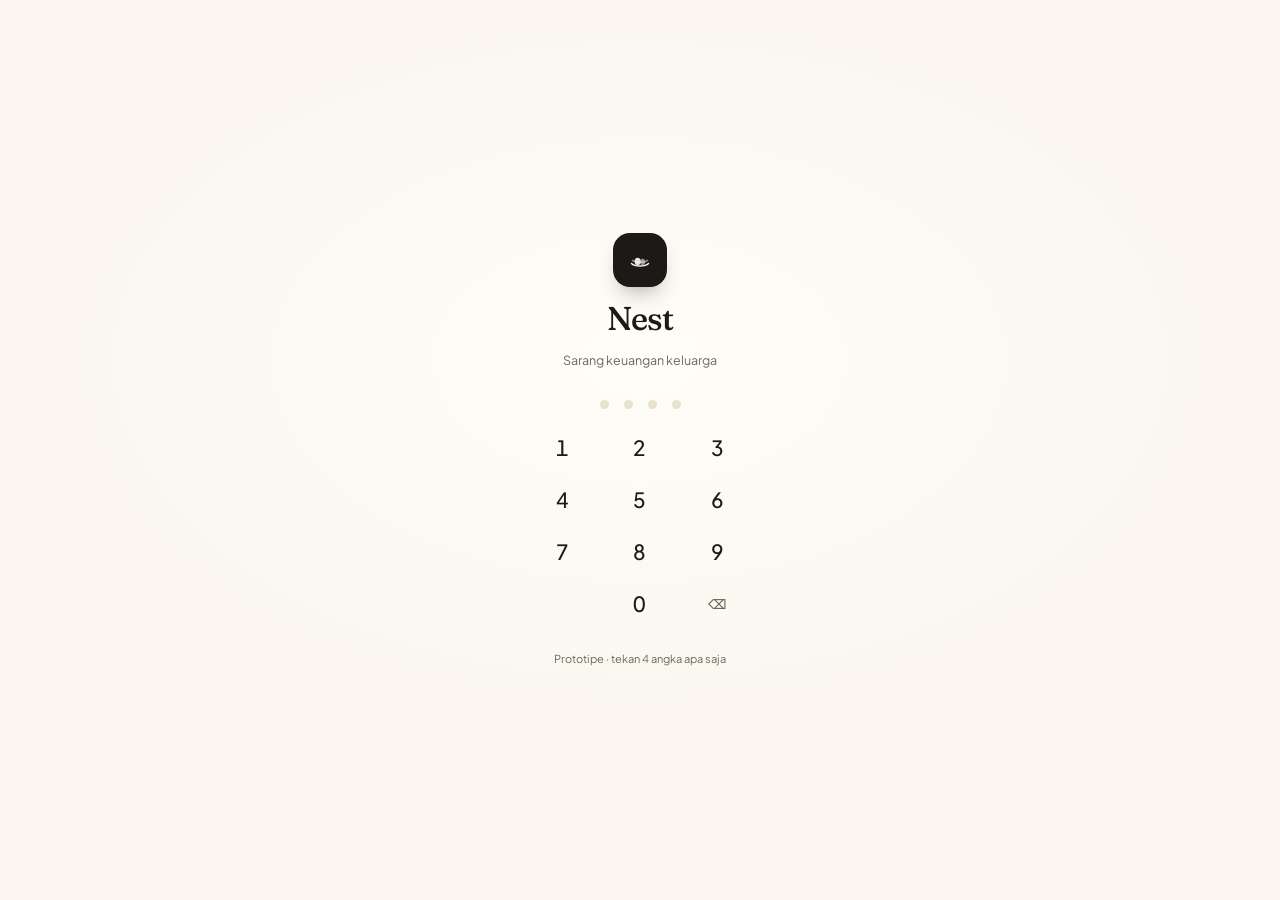
<file: index.html>
<!doctype html>
<html lang="id">
  <head>
    <meta charset="utf-8" />
    <meta name="viewport" content="width=device-width, initial-scale=1, viewport-fit=cover" />
    <meta name="theme-color" content="#faf6ef" />
    <meta
      name="description"
      content="Nest — sarang keuangan keluarga. Catat sekali, lihat sisa uang, sisa anggaran, dan kekayaan bersih."
    />
    <meta name="apple-mobile-web-app-title" content="Nest" />
    <title>Nest — sarang keuangan keluarga</title>

    <link
      rel="icon"
      href="data:image/svg+xml,%3Csvg xmlns='http://www.w3.org/2000/svg' viewBox='0 0 32 32'%3E%3Crect width='32' height='32' rx='8' fill='%233f6b4c'/%3E%3Cellipse cx='12.5' cy='19' rx='4.2' ry='5' fill='%23f6eeda'/%3E%3Cellipse cx='20' cy='19.5' rx='3.8' ry='4.4' fill='%23e8d9b4'/%3E%3Cpath d='M5 21c4 4 18 4 22 0' stroke='%23faf6ef' stroke-width='1.8' fill='none' stroke-linecap='round'/%3E%3C/svg%3E"
    />

    <link rel="preconnect" href="https://fonts.googleapis.com" />
    <link rel="preconnect" href="https://fonts.gstatic.com" crossorigin />
    <link
      href="https://fonts.googleapis.com/css2?family=Fraunces:opsz,wght@9..144,400;9..144,500;9..144,600&family=Plus+Jakarta+Sans:wght@400;500;600;700&display=swap"
      rel="stylesheet"
    />
    <link rel="stylesheet" href="style.css" />
  </head>
  <body>
    <div class="shell">
      <aside class="side" id="side"></aside>

      <div class="main">
        <div class="scroll" id="scroll"></div>
      </div>

      <div class="tabbar" id="tabbar"></div>

      <button class="fab" id="fab" aria-label="Catat transaksi">
        <svg width="23" height="23" viewBox="0 0 24 24" fill="none" stroke="currentColor" stroke-width="1.9" stroke-linecap="round">
          <path d="M12 5.5v13M5.5 12h13" />
        </svg>
      </button>

      <div class="scrim" id="scrim"></div>
      <div class="sheet" id="sheet"></div>
      <div class="toast" id="toast"></div>

      <div class="login" id="login"></div>
    </div>

    <script src="config.js"></script>
    <script src="api.js"></script>
    <script src="data.js"></script>
    <script src="app.js"></script>
  </body>
</html>
</file>
<file: style.css>
/* ==========================================================================
   Tandur — prototipe UI/UX
   Palet kertas + tinta. Tanpa gradien ungu, tanpa glassmorphism.
   ========================================================================== */

*,
*::before,
*::after {
  box-sizing: border-box;
  -webkit-tap-highlight-color: transparent;
}

:root {
  --paper: #faf6ef;
  --paper-2: #f2ece0;
  --paper-3: #ebe3d4;
  --card: #fffdf8;
  --ink: #1c1a16;
  --ink-2: #46413a;
  --muted: #6e6759;
  --line: #e8e0d1;
  --line-2: #f1eadd;

  --moss: #3f6b4c;
  --moss-2: #e6efe5;
  --clay: #a54d34;
  --clay-2: #f7e8e2;
  --gold: #7d5c15;
  --gold-2: #f6eeda;

  --r: 20px;
  --r-sm: 13px;
  --r-xs: 9px;

  --ease: cubic-bezier(0.22, 1, 0.36, 1);
  --ease-out: cubic-bezier(0.16, 1, 0.3, 1);
  --shadow: 0 1px 2px rgba(28, 26, 22, 0.04), 0 10px 26px -16px rgba(28, 26, 22, 0.18);
}

html,
body {
  margin: 0;
  padding: 0;
  height: 100%;
}

body {
  display: flex;
  justify-content: center;
  align-items: center;
  min-height: 100dvh;
  background: #ece5d8;
  background-image: radial-gradient(120% 80% at 50% 0%, #f3ecdf 0%, #e7dfd0 100%);
  color: var(--ink);
  font-family: "Plus Jakarta Sans", system-ui, -apple-system, "Segoe UI", sans-serif;
  font-size: 14px;
  line-height: 1.45;
  -webkit-font-smoothing: antialiased;
}

button {
  font: inherit;
  color: inherit;
  border: 0;
  background: none;
  cursor: pointer;
}

input {
  font: inherit;
  color: inherit;
  border: 0;
  background: none;
  outline: none;
}

/* ---------------------------------------------------------------- shell -- */

.shell {
  position: relative;
  display: flex;
  flex-direction: column;
  width: min(100%, 464px);
  height: 100dvh;
  overflow: hidden;
  background: var(--paper);
}

@media (min-width: 520px) {
  .shell {
    height: min(908px, calc(100dvh - 40px));
    border-radius: 34px;
    box-shadow:
      0 40px 90px -50px rgba(28, 26, 22, 0.5),
      0 0 0 1px rgba(28, 26, 22, 0.06);
  }
}

.scroll {
  flex: 1;
  overflow-x: hidden;
  overflow-y: auto;
  overscroll-behavior: contain;
  padding: 0 0 132px;
  scrollbar-width: none;
}

.scroll::-webkit-scrollbar {
  display: none;
}

/* ------------------------------------------------------------ typography -- */

.display {
  font-family: Fraunces, "Iowan Old Style", Georgia, serif;
  font-weight: 500;
  font-variation-settings: "SOFT" 40, "WONK" 0;
  letter-spacing: -0.015em;
  line-height: 1.08;
}

.num {
  font-variant-numeric: tabular-nums;
  font-feature-settings: "tnum" 1;
}

.eyebrow {
  font-size: 10.5px;
  font-weight: 600;
  letter-spacing: 0.13em;
  text-transform: uppercase;
  color: var(--muted);
}

.muted {
  color: var(--muted);
}

.neg {
  color: var(--clay);
}

.pos {
  color: var(--moss);
}

/* ----------------------------------------------------------------- login -- */

.login {
  position: absolute;
  inset: 0;
  z-index: 40;
  display: flex;
  flex-direction: column;
  padding: 0 28px calc(24px + env(safe-area-inset-bottom));
  background: var(--paper);
  background-image: radial-gradient(90% 55% at 50% 0%, #fffdf8 0%, var(--paper) 60%);
  transition:
    opacity 0.42s var(--ease),
    transform 0.5s var(--ease),
    filter 0.4s var(--ease);
}

.login.gone {
  opacity: 0;
  transform: scale(1.04);
  filter: blur(6px);
  pointer-events: none;
}

.brand {
  display: flex;
  flex-direction: column;
  align-items: center;
  gap: 14px;
  padding-top: clamp(48px, 14vh, 112px);
  text-align: center;
}

.mark {
  display: grid;
  place-items: center;
  width: 54px;
  height: 54px;
  border-radius: 17px;
  background: var(--ink);
  color: var(--paper);
  box-shadow: 0 12px 26px -14px rgba(28, 26, 22, 0.7);
  animation: markIn 0.7s var(--ease) both;
}

.brand h1 {
  margin: 0;
  font-size: 33px;
  letter-spacing: -0.02em;
}

.brand p {
  margin: 0;
  max-width: 250px;
  color: var(--muted);
  font-size: 12.5px;
  line-height: 1.6;
}

.pin {
  display: flex;
  justify-content: center;
  gap: 15px;
  margin: 34px 0 6px;
}

.pin i {
  width: 9px;
  height: 9px;
  border-radius: 50%;
  background: var(--line);
  transition:
    background 0.24s var(--ease),
    transform 0.34s var(--ease);
}

.pin i.on {
  background: var(--ink);
  transform: scale(1.28);
}

.pin.shake {
  animation: shake 0.42s ease-in-out;
}

.login .keypad {
  margin-top: auto;
}

.login-note {
  margin: 18px 0 0;
  text-align: center;
  font-size: 11px;
  color: var(--muted);
}

/* ---------------------------------------------------------------- topbar -- */

.topbar {
  display: flex;
  align-items: center;
  justify-content: space-between;
  gap: 12px;
  padding: calc(18px + env(safe-area-inset-top)) 20px 4px;
}

.topbar .hi {
  font-size: 12px;
  color: var(--muted);
}

.topbar .who {
  font-size: 15px;
  font-weight: 600;
  letter-spacing: -0.01em;
}

.avatar {
  display: grid;
  place-items: center;
  width: 38px;
  height: 38px;
  border-radius: 50%;
  background: var(--paper-3);
  color: var(--ink-2);
  font-size: 13px;
  font-weight: 600;
  transition: transform 0.3s var(--ease);
}

.avatar:active {
  transform: scale(0.92);
}

.screen-head {
  display: flex;
  align-items: flex-end;
  justify-content: space-between;
  gap: 12px;
  padding: calc(22px + env(safe-area-inset-top)) 20px 8px;
}

.screen-head h1 {
  margin: 0;
  font-size: 25px;
}

/* --------------------------------------------------------- period toggle -- */

.period {
  display: flex;
  align-items: center;
  gap: 10px;
  margin: 14px 0 0;
}

.seg {
  position: relative;
  display: grid;
  grid-auto-flow: column;
  grid-auto-columns: 1fr;
  gap: 0;
  padding: 3px;
  border-radius: 999px;
  background: var(--paper-2);
  border: 1px solid var(--line);
}

.seg .thumb {
  position: absolute;
  top: 3px;
  left: 3px;
  width: calc((100% - 6px) / var(--n, 2));
  height: calc(100% - 6px);
  border-radius: 999px;
  background: var(--card);
  box-shadow: 0 1px 3px rgba(28, 26, 22, 0.12);
  transform: translateX(calc(var(--i, 0) * 100%));
  transition: transform 0.42s var(--ease);
}

.seg button {
  position: relative;
  z-index: 1;
  padding: 6px 15px;
  font-size: 12px;
  font-weight: 600;
  color: var(--muted);
  transition: color 0.3s var(--ease);
  white-space: nowrap;
}

.seg button.on {
  color: var(--ink);
}

/* ------------------------------------------------------------------ hero -- */

.hero {
  position: relative;
  margin: 14px 0 0;
  padding: 20px 20px 16px;
  border-radius: 24px;
  background: var(--card);
  border: 1px solid var(--line);
  box-shadow: var(--shadow);
  overflow: hidden;
}

.hero::after {
  content: "";
  position: absolute;
  inset: auto -30% -70% auto;
  width: 220px;
  height: 220px;
  border-radius: 50%;
  background: radial-gradient(circle, rgba(63, 107, 76, 0.09), transparent 68%);
  pointer-events: none;
}

.hero .big {
  display: flex;
  align-items: baseline;
  gap: 6px;
  margin-top: 8px;
  font-size: 36px;
  line-height: 1.18;
}

.hero .big span.cur {
  font-family: "Plus Jakarta Sans", sans-serif;
  font-size: 15px;
  font-weight: 600;
  color: var(--muted);
  letter-spacing: 0;
}

.hero .sub {
  margin-top: 6px;
  font-size: 11.5px;
  color: var(--muted);
}

.hero-split {
  display: flex;
  gap: 8px;
  margin-top: 16px;
  padding-top: 14px;
  border-top: 1px dashed var(--line);
}

.hero-split > div {
  flex: 1;
  min-width: 0;
}

.hero-split .k {
  font-size: 10.5px;
  color: var(--muted);
  display: flex;
  align-items: center;
  gap: 5px;
}

.hero-split .v {
  margin-top: 3px;
  font-size: 14.5px;
  font-weight: 600;
}

.dot {
  width: 6px;
  height: 6px;
  border-radius: 50%;
  background: currentColor;
  flex: none;
}

/* -------------------------------------------------------------- quick act -- */

.quick {
  display: grid;
  grid-template-columns: repeat(4, 1fr);
  gap: 8px;
  margin-top: 14px;
}

.quick button {
  display: flex;
  flex-direction: column;
  align-items: center;
  gap: 7px;
  padding: 12px 4px 10px;
  border-radius: var(--r-sm);
  border: 1px solid var(--line);
  background: var(--card);
  font-size: 10.5px;
  font-weight: 600;
  color: var(--ink-2);
  transition:
    transform 0.22s var(--ease),
    background 0.22s var(--ease),
    border-color 0.22s var(--ease);
}

.quick button:active {
  transform: scale(0.95);
  background: var(--paper-2);
}

.quick svg {
  color: var(--ink);
}

/* --------------------------------------------------------------- section -- */

.section {
  margin-top: 26px;
}

.section-head {
  display: flex;
  align-items: baseline;
  justify-content: space-between;
  gap: 10px;
  margin-bottom: 11px;
}

.section-head h2 {
  margin: 0;
  font-size: 14px;
  font-weight: 700;
  letter-spacing: -0.01em;
}

.link {
  font-size: 11.5px;
  font-weight: 600;
  color: var(--muted);
  transition: color 0.2s var(--ease);
}

.link:active {
  color: var(--ink);
}

/* ----------------------------------------------------------------- budget -- */

.budget-row {
  padding: 13px 0;
  border-bottom: 1px solid var(--line-2);
}

.budget-row:last-child {
  border-bottom: 0;
}

.budget-row .top {
  display: flex;
  align-items: baseline;
  justify-content: space-between;
  gap: 10px;
}

.budget-row .name {
  display: flex;
  align-items: center;
  gap: 9px;
  font-size: 13px;
  font-weight: 600;
}

.budget-row .amt {
  font-size: 12px;
  color: var(--ink-2);
}

.bar {
  position: relative;
  height: 6px;
  margin-top: 9px;
  border-radius: 99px;
  background: var(--paper-3);
  overflow: hidden;
}

.bar i {
  display: block;
  height: 100%;
  width: 0;
  border-radius: 99px;
  background: var(--moss);
  transition: width 0.95s var(--ease);
}

.bar i.warn {
  background: var(--gold);
}

.bar i.over {
  background: var(--clay);
}

.budget-row .foot {
  display: flex;
  justify-content: space-between;
  margin-top: 6px;
  font-size: 11px;
  color: var(--muted);
}

.tag {
  display: inline-flex;
  align-items: center;
  gap: 4px;
  padding: 2px 7px;
  border-radius: 99px;
  font-size: 11px;
  font-weight: 600;
  background: var(--paper-2);
  color: var(--ink-2);
}

.tag.over {
  background: var(--clay-2);
  color: var(--clay);
}

.tag.warn {
  background: var(--gold-2);
  color: var(--gold);
}

/* ------------------------------------------------------------------ bills -- */

.bill {
  display: flex;
  align-items: center;
  gap: 12px;
  padding: 11px 0;
  border-bottom: 1px solid var(--line-2);
}

.bill:last-child {
  border-bottom: 0;
}

.bill .when {
  width: 42px;
  flex: none;
  text-align: center;
}

.bill .when b {
  display: block;
  font-size: 15px;
  font-weight: 700;
  letter-spacing: -0.02em;
}

.bill .when span {
  font-size: 10px;
  text-transform: uppercase;
  color: var(--muted);
  letter-spacing: 0.06em;
}

.bill .body {
  flex: 1;
  min-width: 0;
}

.bill .body b {
  display: block;
  font-size: 13px;
  font-weight: 600;
}

.bill .body span {
  font-size: 11px;
  color: var(--muted);
}

.bill .amt {
  font-size: 13px;
  font-weight: 600;
  font-variant-numeric: tabular-nums;
}

.bill.soon .when b {
  color: var(--clay);
}

/* ------------------------------------------------------------ tx list ---- */

.tx-day {
  margin-top: 18px;
}

.tx-day:first-child {
  margin-top: 4px;
}

.tx-day > .label {
  display: flex;
  justify-content: space-between;
  font-size: 10.5px;
  font-weight: 600;
  letter-spacing: 0.06em;
  text-transform: uppercase;
  color: var(--muted);
  padding: 0 2px 8px;
}

.tx {
  display: flex;
  align-items: center;
  gap: 12px;
  padding: 10px 0;
  border-bottom: 1px solid var(--line-2);
}

.tx:last-child {
  border-bottom: 0;
}

.ico {
  display: grid;
  place-items: center;
  width: 38px;
  height: 38px;
  flex: none;
  border-radius: 12px;
  font-size: 16px;
  background: var(--paper-2);
}

.ico.keluar {
  background: var(--clay-2);
}

.ico.masuk {
  background: var(--moss-2);
}

.ico.pindah {
  background: var(--gold-2);
}

.tx .body {
  flex: 1;
  min-width: 0;
}

.tx .body b {
  display: block;
  font-size: 13px;
  font-weight: 600;
  white-space: nowrap;
  overflow: hidden;
  text-overflow: ellipsis;
}

.tx .body span {
  font-size: 11px;
  color: var(--muted);
  white-space: nowrap;
  overflow: hidden;
  text-overflow: ellipsis;
  display: block;
}

.tx .amt {
  font-size: 13.5px;
  font-weight: 600;
  font-variant-numeric: tabular-nums;
  white-space: nowrap;
}

.tx .amt.in {
  color: var(--moss);
}

.tx .amt.out {
  color: var(--ink);
}

/* -------------------------------------------------------------- toolbar -- */

.chips {
  display: flex;
  gap: 7px;
  overflow-x: auto;
  padding: 2px 0 2px;
  margin: 12px 0 0;
  scrollbar-width: none;
}

.chips::-webkit-scrollbar {
  display: none;
}

.chip {
  padding: 7px 13px;
  border-radius: 999px;
  border: 1px solid var(--line);
  background: var(--card);
  font-size: 11.5px;
  font-weight: 600;
  color: var(--muted);
  white-space: nowrap;
  transition:
    background 0.24s var(--ease),
    color 0.24s var(--ease),
    border-color 0.24s var(--ease),
    transform 0.2s var(--ease);
}

.chip:active {
  transform: scale(0.95);
}

.chip.on {
  background: var(--ink);
  border-color: var(--ink);
  color: var(--paper);
}

.search {
  display: flex;
  align-items: center;
  gap: 9px;
  padding: 10px 13px;
  margin-top: 14px;
  border-radius: var(--r-sm);
  border: 1px solid var(--line);
  background: var(--card);
  color: var(--muted);
  transition: border-color 0.24s var(--ease), box-shadow 0.24s var(--ease);
}

.search:focus-within {
  border-color: var(--paper-3);
  box-shadow: 0 0 0 3px rgba(63, 107, 76, 0.07);
}

.search input {
  flex: 1;
  font-size: 12.5px;
  color: var(--ink);
}

.search input::placeholder {
  color: var(--muted);
}

/* --------------------------------------------------------------- summary -- */

.summary {
  display: grid;
  grid-template-columns: 1fr 1fr;
  gap: 9px;
  margin-top: 14px;
}

.summary .cell {
  padding: 13px 14px;
  border-radius: var(--r-sm);
  border: 1px solid var(--line);
  background: var(--card);
}

.summary .cell .k {
  font-size: 10.5px;
  color: var(--muted);
  display: flex;
  align-items: center;
  gap: 5px;
}

.summary .cell .v {
  margin-top: 4px;
  font-size: 16px;
  font-weight: 700;
  letter-spacing: -0.02em;
  font-variant-numeric: tabular-nums;
}

/* -------------------------------------------------------------- tab bar -- */

.tabbar {
  position: absolute;
  left: 0;
  right: 0;
  bottom: 0;
  z-index: 20;
  display: grid;
  grid-template-columns: repeat(5, 1fr);
  align-items: center;
  height: calc(64px + env(safe-area-inset-bottom));
  padding-bottom: env(safe-area-inset-bottom);
  background: rgba(250, 246, 239, 0.86);
  backdrop-filter: blur(14px) saturate(1.4);
  border-top: 1px solid var(--line);
}

.tabbar button {
  display: flex;
  flex-direction: column;
  align-items: center;
  gap: 3px;
  height: 100%;
  justify-content: center;
  color: var(--muted);
  font-size: 10.5px;
  font-weight: 600;
  letter-spacing: 0.01em;
  transition: color 0.28s var(--ease);
}

.tabbar button svg {
  transition: transform 0.36s var(--ease);
}

.tabbar button.on {
  color: var(--ink);
}

.tabbar button.on svg {
  transform: translateY(-1px) scale(1.06);
}

.tabbar .spacer {
  pointer-events: none;
}

.fab {
  position: absolute;
  left: 50%;
  bottom: calc(20px + env(safe-area-inset-bottom));
  z-index: 25;
  display: grid;
  place-items: center;
  width: 54px;
  height: 54px;
  border-radius: 18px;
  background: var(--ink);
  color: var(--paper);
  box-shadow: 0 14px 26px -14px rgba(28, 26, 22, 0.75);
  transform: translateX(-50%);
  transition:
    transform 0.36s var(--ease),
    background 0.3s var(--ease);
}

.fab svg {
  transition: transform 0.42s var(--ease);
}

.fab:active {
  transform: translateX(-50%) scale(0.92);
}

.fab.open svg {
  transform: rotate(135deg);
}

/* ---------------------------------------------------------------- sheet -- */

.scrim {
  position: absolute;
  inset: 0;
  z-index: 30;
  background: rgba(28, 26, 22, 0.34);
  opacity: 0;
  pointer-events: none;
  transition: opacity 0.36s var(--ease);
}

.scrim.on {
  opacity: 1;
  pointer-events: auto;
}

.sheet {
  position: absolute;
  left: 0;
  right: 0;
  bottom: 0;
  z-index: 35;
  display: flex;
  flex-direction: column;
  max-height: 93%;
  border-radius: 26px 26px 0 0;
  background: var(--paper);
  border-top: 1px solid var(--line);
  box-shadow: 0 -20px 50px -30px rgba(28, 26, 22, 0.5);
  transform: translateY(101%);
  transition: transform 0.5s var(--ease-out);
}

.sheet.on {
  transform: translateY(0);
}

.sheet-grip {
  width: 38px;
  height: 4px;
  margin: 9px auto 0;
  border-radius: 99px;
  background: var(--paper-3);
}

.sheet-head {
  display: flex;
  align-items: center;
  justify-content: space-between;
  padding: 10px 18px 4px;
}

.sheet-head h3 {
  margin: 0;
  font-size: 15px;
  font-weight: 700;
  letter-spacing: -0.01em;
}

.icon-btn {
  display: grid;
  place-items: center;
  width: 30px;
  height: 30px;
  border-radius: 50%;
  background: var(--paper-2);
  color: var(--ink-2);
  transition: transform 0.24s var(--ease);
}

.icon-btn:active {
  transform: scale(0.9);
}

.sheet-body {
  flex: 1;
  overflow-y: auto;
  padding: 6px 18px 0;
  scrollbar-width: none;
}

.sheet-body::-webkit-scrollbar {
  display: none;
}

.sheet .seg {
  margin: 8px auto 0;
  width: 100%;
  max-width: 300px;
}

.amount-box {
  padding: 16px 0 6px;
  text-align: center;
}

.amount-box .eyebrow {
  display: block;
}

.amount-box .val {
  margin-top: 2px;
  font-size: 42px;
  letter-spacing: -0.03em;
  font-variant-numeric: tabular-nums;
  transition: color 0.3s var(--ease);
}

.amount-box .val.keluar {
  color: var(--ink);
}

.amount-box .val.masuk {
  color: var(--moss);
}

.amount-box .val.pindah {
  color: var(--gold);
}

.amount-box .hint {
  font-size: 11px;
  color: var(--muted);
  min-height: 16px;
}

.field-label {
  display: flex;
  align-items: center;
  justify-content: space-between;
  margin: 16px 0 8px;
  font-size: 10.5px;
  font-weight: 600;
  letter-spacing: 0.1em;
  text-transform: uppercase;
  color: var(--muted);
}

.cat-grid {
  display: grid;
  grid-template-columns: repeat(4, 1fr);
  gap: 7px;
}

.cat {
  display: flex;
  flex-direction: column;
  align-items: center;
  gap: 5px;
  padding: 9px 2px 8px;
  border-radius: 12px;
  border: 1px solid var(--line);
  background: var(--card);
  font-size: 10px;
  font-weight: 600;
  color: var(--ink-2);
  text-align: center;
  line-height: 1.2;
  transition:
    border-color 0.24s var(--ease),
    background 0.24s var(--ease),
    transform 0.2s var(--ease);
}

.cat:active {
  transform: scale(0.94);
}

.cat span.em {
  font-size: 15px;
}

.cat.on {
  border-color: var(--moss);
  background: var(--moss-2);
  color: var(--moss);
}

.acct-row {
  display: flex;
  gap: 7px;
  overflow-x: auto;
  padding-bottom: 2px;
  scrollbar-width: none;
}

.acct-row::-webkit-scrollbar {
  display: none;
}

.acct {
  display: flex;
  align-items: center;
  gap: 7px;
  padding: 8px 12px;
  border-radius: 11px;
  border: 1px solid var(--line);
  background: var(--card);
  font-size: 11.5px;
  font-weight: 600;
  color: var(--ink-2);
  white-space: nowrap;
  transition:
    border-color 0.24s var(--ease),
    background 0.24s var(--ease);
}

.acct.on {
  border-color: var(--ink);
  background: var(--ink);
  color: var(--paper);
}

.acct i {
  width: 6px;
  height: 6px;
  border-radius: 50%;
  background: var(--gold);
}

.note {
  width: 100%;
  padding: 11px 13px;
  border-radius: 12px;
  border: 1px solid var(--line);
  background: var(--card);
  font-size: 12.5px;
}

.note::placeholder {
  color: var(--muted);
}

.sheet-foot {
  padding: 10px 18px calc(14px + env(safe-area-inset-bottom));
  border-top: 1px solid var(--line-2);
  background: var(--paper);
}

.btn-primary {
  display: flex;
  align-items: center;
  justify-content: center;
  gap: 8px;
  width: 100%;
  padding: 14px;
  border-radius: 15px;
  background: var(--ink);
  color: var(--paper);
  font-size: 13.5px;
  font-weight: 700;
  letter-spacing: 0.01em;
  transition:
    transform 0.22s var(--ease),
    opacity 0.24s var(--ease);
}

.btn-primary:active {
  transform: scale(0.98);
}

.btn-primary[disabled] {
  opacity: 0.4;
}

/* --------------------------------------------------------------- keypad -- */

.keypad {
  display: grid;
  grid-template-columns: repeat(3, 1fr);
  gap: 2px 8px;
  padding: 0 18px;
}

.keypad button {
  height: 50px;
  border-radius: 12px;
  font-size: 21px;
  font-weight: 500;
  font-variant-numeric: tabular-nums;
  color: var(--ink);
  transition:
    background 0.16s var(--ease),
    transform 0.16s var(--ease);
}

.keypad button:active {
  background: var(--paper-2);
  transform: scale(0.94);
}

.keypad button.fn {
  font-size: 13px;
  font-weight: 600;
  color: var(--muted);
}

/* -------------------------------------------------------------- wealth --- */

.networth {
  margin-top: 14px;
  padding: 20px;
  border-radius: 24px;
  background: var(--ink);
  color: var(--paper);
  box-shadow: 0 20px 40px -30px rgba(28, 26, 22, 0.8);
}

.networth .eyebrow {
  color: rgba(250, 246, 239, 0.55);
}

.networth .big {
  margin-top: 6px;
  font-size: 32px;
  letter-spacing: -0.025em;
}

.networth .delta {
  display: inline-flex;
  align-items: center;
  gap: 5px;
  margin-top: 9px;
  padding: 3px 9px;
  border-radius: 99px;
  background: rgba(250, 246, 239, 0.12);
  font-size: 10.5px;
  font-weight: 600;
}

.spark {
  display: flex;
  align-items: flex-end;
  gap: 6px;
  height: 62px;
  margin-top: 16px;
}

.spark > div {
  flex: 1;
  border-radius: 4px 4px 2px 2px;
  background: rgba(250, 246, 239, 0.22);
  height: 0;
  transition: height 0.9s var(--ease);
}

.spark > div.now {
  background: rgba(250, 246, 239, 0.9);
}

.spark-x {
  display: flex;
  gap: 6px;
  margin-top: 7px;
  font-size: 10px;
  color: rgba(250, 246, 239, 0.62);
}

.spark-x span {
  flex: 1;
  text-align: center;
}

.rows {
  border-radius: var(--r-sm);
  border: 1px solid var(--line);
  background: var(--card);
  overflow: hidden;
}

.rows .r {
  display: flex;
  align-items: center;
  gap: 11px;
  padding: 12px 14px;
  border-bottom: 1px solid var(--line-2);
}

.rows .r:last-child {
  border-bottom: 0;
}

.rows .r .body {
  flex: 1;
  min-width: 0;
}

.rows .r .body b {
  display: block;
  font-size: 12.5px;
  font-weight: 600;
}

.rows .r .body span {
  font-size: 10.5px;
  color: var(--muted);
}

.rows .r .amt {
  font-size: 12.5px;
  font-weight: 600;
  font-variant-numeric: tabular-nums;
}

.goal {
  padding: 13px 14px;
  border-bottom: 1px solid var(--line-2);
}

.goal:last-child {
  border-bottom: 0;
}

.goal .top {
  display: flex;
  justify-content: space-between;
  gap: 10px;
  font-size: 12.5px;
  font-weight: 600;
}

.goal .top span {
  color: var(--muted);
  font-weight: 500;
  font-variant-numeric: tabular-nums;
}

.goal .foot {
  display: flex;
  justify-content: space-between;
  margin-top: 7px;
  font-size: 10.5px;
  color: var(--muted);
}

.gold-card {
  display: flex;
  align-items: center;
  gap: 13px;
  margin-top: 10px;
  padding: 14px;
  border-radius: var(--r-sm);
  background: var(--gold-2);
  border: 1px solid #eddfbe;
}

.gold-card .body {
  flex: 1;
}

.gold-card b {
  font-size: 13px;
  display: block;
}

.gold-card span {
  font-size: 10.5px;
  color: var(--gold);
}

/* ------------------------------------------------------------- profile --- */

.profile {
  margin-top: 14px;
}

.profile .who-card {
  display: flex;
  align-items: center;
  gap: 13px;
  padding: 16px;
  border-radius: var(--r);
  border: 1px solid var(--line);
  background: var(--card);
}

.profile .who-card .avatar {
  width: 46px;
  height: 46px;
  font-size: 15px;
  background: var(--moss-2);
  color: var(--moss);
}

.profile .who-card b {
  font-size: 14.5px;
}

.profile .who-card span {
  display: block;
  font-size: 11px;
  color: var(--muted);
}

.list-row {
  display: flex;
  align-items: center;
  gap: 12px;
  padding: 14px 16px;
  border-bottom: 1px solid var(--line-2);
  font-size: 12.5px;
}

.list-row:last-child {
  border-bottom: 0;
}

.list-row .grow {
  flex: 1;
}

.list-row .val {
  font-size: 11.5px;
  color: var(--muted);
}

/* ----------------------------------------------------------------- misc -- */

.empty {
  padding: 34px 10px;
  text-align: center;
  color: var(--muted);
  font-size: 12px;
}

.toast {
  position: absolute;
  left: 50%;
  bottom: calc(96px + env(safe-area-inset-bottom));
  z-index: 60;
  display: flex;
  align-items: center;
  gap: 9px;
  max-width: calc(100% - 40px);
  padding: 11px 16px;
  border-radius: 14px;
  background: var(--ink);
  color: var(--paper);
  font-size: 12px;
  font-weight: 600;
  box-shadow: 0 18px 34px -18px rgba(28, 26, 22, 0.7);
  opacity: 0;
  transform: translate(-50%, 14px);
  pointer-events: none;
  transition:
    opacity 0.32s var(--ease),
    transform 0.42s var(--ease);
}

.toast.on {
  opacity: 1;
  transform: translate(-50%, 0);
}

.toast .tick {
  display: grid;
  place-items: center;
  width: 18px;
  height: 18px;
  border-radius: 50%;
  background: var(--moss);
  flex: none;
}

/* ----------------------------------------------------------- animations -- */

.view > * {
  animation: rise 0.5s var(--ease) both;
  animation-delay: calc(var(--i, 0) * 42ms);
}

.view {
  animation: fade 0.3s var(--ease) both;
}

.stagger > * {
  animation: rise 0.46s var(--ease) both;
  animation-delay: calc(var(--i, 0) * 30ms);
}

@keyframes fade {
  from {
    opacity: 0;
  }
}

@keyframes rise {
  from {
    opacity: 0;
    transform: translateY(9px);
  }
}

@keyframes markIn {
  from {
    opacity: 0;
    transform: translateY(10px) scale(0.94);
  }
}

@keyframes shake {
  20% {
    transform: translateX(-6px);
  }
  40% {
    transform: translateX(6px);
  }
  60% {
    transform: translateX(-4px);
  }
  80% {
    transform: translateX(3px);
  }
}

@keyframes pop {
  0% {
    transform: scale(1);
  }
  45% {
    transform: scale(1.06);
  }
  100% {
    transform: scale(1);
  }
}

@media (prefers-reduced-motion: reduce) {
  *,
  *::before,
  *::after {
    animation-duration: 0.001ms !important;
    animation-delay: 0ms !important;
    transition-duration: 0.001ms !important;
  }
}

/* ==========================================================================
   Skala cair — semua ukuran turun naik sendiri, tidak ada lompatan di
   ambang media query. Satu set, dipakai HP, tablet, dan web.
   ========================================================================== */

:root {
  --pad: clamp(16px, 3.2vw, 30px);
  --gap: clamp(14px, 1.9vw, 24px);
  --fs: clamp(13.5px, 0.16vw + 13.1px, 15px);
  --scroll-bottom: 132px;
}

body {
  font-size: var(--fs);
}

.scroll {
  padding: 0 var(--pad) var(--scroll-bottom);
}

/* Padding ganda dibuang: jarak tepi diurus .scroll saja. */
.topbar,
.screen-head {
  padding-left: 0;
  padding-right: 0;
}

.period-note {
  margin: 7px 0 0 2px;
  font-size: 11px;
}

.count-note {
  font-size: 11.5px;
  padding-bottom: 4px;
}

.export {
  display: flex;
  gap: 7px;
  padding-bottom: 4px;
}

.foot-note {
  font-size: 10.5px;
  text-align: center;
  margin-top: 14px;
}

.ghost-btn {
  background: var(--paper-2);
  color: var(--ink);
  border: 1px solid var(--line);
}

/* ------------------------------------------------------------ grid isi -- */

.dash-grid {
  display: grid;
  grid-template-columns: minmax(0, 1fr);
  gap: var(--gap);
  align-items: start;
}

.dash-grid > .col {
  display: flex;
  flex-direction: column;
  gap: var(--gap);
  min-width: 0;
}

/* Beranda: blok pertama tidak perlu jarak atas tambahan. */
.dash-grid > .col > div > .section:first-child,
.dash-grid > .col > .section:first-child {
  margin-top: 0;
}

.quick {
  grid-template-columns: repeat(auto-fit, minmax(64px, 1fr));
}

.hero .big {
  font-size: clamp(30px, 2.2vw + 22px, 44px);
}

.networth .big {
  font-size: clamp(28px, 1.6vw + 22px, 40px);
}

.amount-box .val {
  font-size: clamp(34px, 4.6vw + 20px, 46px);
}

/* ---------------------------------------------------------- role switch -- */

.role-switch {
  display: grid;
  grid-template-columns: repeat(auto-fit, minmax(132px, 1fr));
  gap: 8px;
}

.role-card {
  display: flex;
  flex-direction: column;
  align-items: flex-start;
  gap: 2px;
  padding: 12px;
  text-align: left;
  border-radius: var(--r-sm);
  border: 1px solid var(--line);
  background: var(--card);
  transition:
    border-color 0.24s var(--ease),
    background 0.24s var(--ease),
    transform 0.2s var(--ease);
}

.role-card:active {
  transform: scale(0.97);
}

.role-card .avatar {
  width: 30px;
  height: 30px;
  font-size: 11px;
  margin-bottom: 5px;
}

.role-card b {
  font-size: 12.5px;
}

.role-card em {
  font-style: normal;
  font-size: 10px;
  letter-spacing: 0.06em;
  text-transform: uppercase;
  color: var(--muted);
}

.role-card small {
  font-size: 10.5px;
  color: var(--muted);
  line-height: 1.35;
}

.role-card.on {
  border-color: var(--moss);
  background: var(--moss-2);
}

.role-card.on em {
  color: var(--moss);
}

.role-card[disabled] {
  opacity: 0.55;
  cursor: not-allowed;
}

/* -------------------------------------------------------------- sidebar -- */

.side {
  display: none;
}

.side-brand {
  display: flex;
  align-items: center;
  gap: 11px;
  padding: 2px 2px 20px;
}

.side-mark {
  display: grid;
  place-items: center;
  width: 38px;
  height: 38px;
  border-radius: 12px;
  background: var(--ink);
  color: var(--paper);
  flex: none;
}

.side-name {
  display: flex;
  flex-direction: column;
  line-height: 1.25;
  min-width: 0;
}

.side-name b {
  font-size: 17px;
  letter-spacing: -0.02em;
}

.side-name em {
  font-style: normal;
  font-size: 10.5px;
  color: var(--muted);
  white-space: nowrap;
  overflow: hidden;
  text-overflow: ellipsis;
}

.side-nav {
  display: flex;
  flex-direction: column;
  gap: 2px;
}

.side-nav button {
  display: flex;
  align-items: center;
  gap: 11px;
  padding: 10px 12px;
  border-radius: 11px;
  font-size: 12.5px;
  font-weight: 600;
  color: var(--muted);
  transition:
    background 0.24s var(--ease),
    color 0.24s var(--ease);
}

.side-nav button:hover {
  background: var(--paper-2);
  color: var(--ink-2);
}

.side-nav button.on {
  background: var(--card);
  color: var(--ink);
  box-shadow: 0 1px 2px rgba(28, 26, 22, 0.06);
}

.side-cta {
  display: flex;
  align-items: center;
  justify-content: center;
  gap: 8px;
  margin-top: 18px;
  padding: 12px;
  border-radius: 13px;
  background: var(--ink);
  color: var(--paper);
  font-size: 12.5px;
  font-weight: 700;
  transition:
    transform 0.2s var(--ease),
    background 0.24s var(--ease);
}

.side-cta:active {
  transform: scale(0.98);
}

.side-note {
  display: flex;
  gap: 8px;
  margin-top: 18px;
  padding: 11px 12px;
  border-radius: 12px;
  background: var(--paper-2);
  font-size: 10.5px;
  line-height: 1.45;
  color: var(--muted);
}

.side-note svg {
  flex: none;
  margin-top: 1px;
}

.side-me {
  display: flex;
  align-items: center;
  gap: 10px;
  margin-top: auto;
  padding-top: 18px;
  border-top: 1px solid var(--line);
}

.side-me .avatar {
  width: 34px;
  height: 34px;
  font-size: 12px;
  background: var(--moss-2);
  color: var(--moss);
}

/* ==========================================================================
   Tablet — masih satu alur, tapi sudah dua kolom
   ========================================================================== */

@media (min-width: 780px) {
  /* Tablet: bingkai HP dilepas. Kalau tetap 464px, dua kolom jadi sempit. */
  .shell {
    width: 100%;
    max-width: none;
    height: 100dvh;
    border-radius: 0;
    box-shadow: none;
  }

  .dash-grid {
    grid-template-columns: minmax(0, 1.15fr) minmax(0, 0.85fr);
  }

  .scroll {
    width: 100%;
    max-width: 1000px;
    margin: 0 auto;
    --scroll-bottom: 108px;
  }
}

/* ==========================================================================
   Web — sidebar kiri, isi dua kolom, form jadi dialog tengah
   ========================================================================== */

@media (min-width: 1080px) {
  body {
    align-items: center;
  }

  .shell {
    display: grid;
    grid-template-columns: 252px minmax(0, 1fr);
    width: 100%;
    max-width: none;
    height: 100dvh;
    border-radius: 0;
    box-shadow: none;
  }

  .main {
    display: flex;
    min-width: 0;
    overflow: hidden;
  }

  .side {
    display: flex;
    flex-direction: column;
    padding: 26px 18px 20px;
    border-right: 1px solid var(--line);
    background: var(--paper-2);
    overflow-y: auto;
  }

  .scroll {
    width: 100%;
    max-width: 1180px;
    margin: 0 auto;
    padding: calc(20px + env(safe-area-inset-top)) clamp(22px, 3vw, 40px) 60px;
    --scroll-bottom: 60px;
  }

  .dash-grid {
    grid-template-columns: minmax(0, 1.2fr) minmax(0, 0.8fr);
  }

  .tabbar {
    display: none;
  }

  /* Form pindah dari sheet bawah ke dialog tengah. */
  .sheet {
    left: 50%;
    right: auto;
    bottom: auto;
    top: 50%;
    width: min(560px, calc(100vw - 96px));
    max-height: min(760px, calc(100dvh - 72px));
    border-radius: 24px;
    border: 1px solid var(--line);
    box-shadow: 0 40px 80px -40px rgba(28, 26, 22, 0.55);
    transform: translate(-50%, -46%) scale(0.96);
    opacity: 0;
    transition:
      transform 0.42s var(--ease-out),
      opacity 0.3s var(--ease);
  }

  .sheet.on {
    transform: translate(-50%, -50%) scale(1);
    opacity: 1;
  }

  .sheet-grip {
    display: none;
  }

  .sheet-head {
    padding-top: 16px;
  }

  .fab {
    left: auto;
    right: clamp(22px, 3vw, 40px);
    bottom: 28px;
    transform: none;
  }

  .fab:active {
    transform: scale(0.92);
  }

  .tabbar {
    border-top: 0;
  }

  .toast {
    left: auto;
    right: clamp(22px, 3vw, 40px);
    bottom: 96px;
    transform: translateY(14px);
  }

  .toast.on {
    transform: translateY(0);
  }

  /* Login tetap di tengah, bukan selebar layar. */
  .login {
    padding: 0;
    align-items: center;
    justify-content: center;
    background-image: radial-gradient(70% 60% at 50% 40%, #fffdf8 0%, var(--paper) 70%);
  }

  .login .brand {
    padding-top: 0;
  }

  .login .keypad {
    margin-top: 0;
    width: 260px;
  }

  .login .pin {
    margin: 30px 0 14px;
  }

  .login-note {
    margin-top: 22px;
  }
}

/* Layar sangat sempit: rapatkan, jangan sampai terpotong. */
@media (max-width: 380px) {
  :root {
    --pad: 14px;
  }

  .hero .big {
    font-size: 29px;
  }

  .quick {
    grid-template-columns: repeat(auto-fit, minmax(58px, 1fr));
  }

  .cat-grid {
    grid-template-columns: repeat(3, 1fr);
  }

  .tabbar button span {
    font-size: 9.5px;
  }
}

/* Layar sangat lebar: jangan melar. */
@media (min-width: 1600px) {
  .scroll {
    max-width: 1320px;
  }
}
</file>
